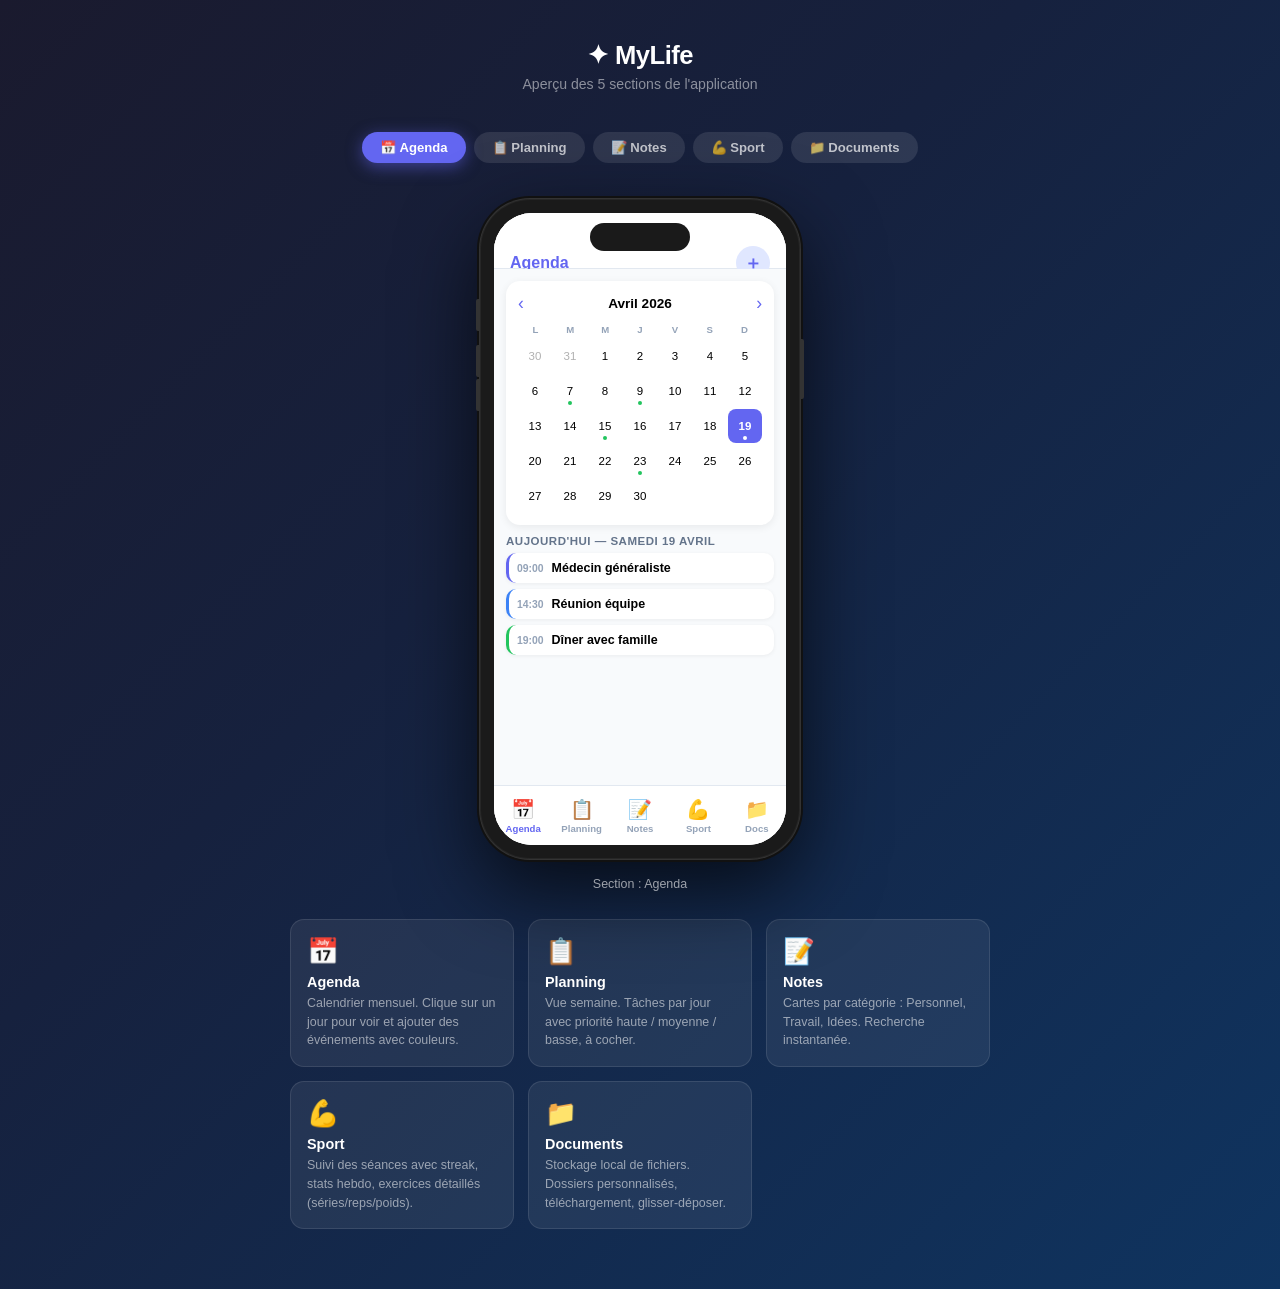
<file: preview.html>
<!DOCTYPE html>
<html lang="fr">
<head>
  <meta charset="UTF-8">
  <meta name="viewport" content="width=device-width, initial-scale=1.0">
  <title>MyLife — Aperçu iPhone</title>
  <style>
    * { box-sizing: border-box; margin: 0; padding: 0; }
    body {
      min-height: 100vh;
      background: linear-gradient(135deg, #1a1a2e 0%, #16213e 40%, #0f3460 100%);
      display: flex;
      flex-direction: column;
      align-items: center;
      justify-content: flex-start;
      padding: 40px 20px 60px;
      font-family: -apple-system, BlinkMacSystemFont, 'Segoe UI', sans-serif;
    }

    h1 {
      color: white;
      font-size: 1.6rem;
      font-weight: 800;
      margin-bottom: 6px;
      letter-spacing: -0.5px;
    }
    .subtitle {
      color: rgba(255,255,255,0.5);
      font-size: 0.88rem;
      margin-bottom: 40px;
    }

    /* ---- TABS ---- */
    .tabs {
      display: flex;
      gap: 8px;
      margin-bottom: 36px;
      flex-wrap: wrap;
      justify-content: center;
    }
    .tab {
      padding: 8px 18px;
      border-radius: 20px;
      border: none;
      font-size: 0.82rem;
      font-weight: 600;
      cursor: pointer;
      background: rgba(255,255,255,0.1);
      color: rgba(255,255,255,0.7);
      transition: all .2s;
    }
    .tab.active {
      background: #6366f1;
      color: white;
      box-shadow: 0 4px 16px rgba(99,102,241,0.5);
    }

    /* ---- iPHONE FRAME ---- */
    .phone-wrap {
      position: relative;
      display: flex;
      align-items: center;
      justify-content: center;
    }
    .iphone {
      width: 320px;
      height: 660px;
      background: #1a1a1a;
      border-radius: 50px;
      padding: 14px;
      box-shadow:
        0 0 0 1px #333,
        0 0 0 3px #111,
        0 30px 80px rgba(0,0,0,0.7),
        inset 0 0 0 1px rgba(255,255,255,0.05);
      position: relative;
    }

    /* Side buttons */
    .iphone::before {
      content: '';
      position: absolute;
      left: -4px;
      top: 100px;
      width: 4px;
      height: 32px;
      background: #333;
      border-radius: 2px 0 0 2px;
      box-shadow: 0 46px 0 #333, 0 80px 0 #333;
    }
    .iphone::after {
      content: '';
      position: absolute;
      right: -4px;
      top: 140px;
      width: 4px;
      height: 60px;
      background: #333;
      border-radius: 0 2px 2px 0;
    }

    .iphone-screen {
      width: 100%;
      height: 100%;
      background: white;
      border-radius: 38px;
      overflow: hidden;
      position: relative;
    }

    /* Dynamic island */
    .dynamic-island {
      position: absolute;
      top: 10px;
      left: 50%;
      transform: translateX(-50%);
      width: 100px;
      height: 28px;
      background: #1a1a1a;
      border-radius: 20px;
      z-index: 100;
    }

    /* Screen content — rendered HTML */
    .screen-content {
      width: 100%;
      height: 100%;
      border: none;
      display: block;
    }

    /* ---- STATIC SCREENS ---- */
    .mock-screen {
      width: 100%;
      height: 100%;
      background: #f8fafc;
      position: relative;
      overflow: hidden;
      font-family: -apple-system, BlinkMacSystemFont, 'Segoe UI', sans-serif;
    }

    /* Header */
    .m-header {
      height: 56px;
      background: white;
      border-bottom: 1px solid #e2e8f0;
      display: flex;
      align-items: center;
      justify-content: space-between;
      padding: 0 16px;
      padding-top: 36px;
    }
    .m-header-title { font-size: 1rem; font-weight: 800; color: #6366f1; }
    .m-header-btn {
      width: 34px; height: 34px;
      background: #e0e7ff;
      border-radius: 50%;
      display: flex; align-items: center; justify-content: center;
      font-size: 1.1rem;
      color: #6366f1;
      font-weight: 700;
    }

    /* Content area */
    .m-content {
      position: absolute;
      top: 56px;
      bottom: 60px;
      left: 0; right: 0;
      overflow: hidden;
      padding: 12px;
      background: #f8fafc;
    }

    /* Bottom nav */
    .m-nav {
      position: absolute;
      bottom: 0; left: 0; right: 0;
      height: 60px;
      background: white;
      border-top: 1px solid #e2e8f0;
      display: flex;
    }
    .m-nav-item {
      flex: 1;
      display: flex; flex-direction: column; align-items: center; justify-content: center;
      gap: 2px;
      font-size: 0.6rem;
      font-weight: 600;
      color: #94a3b8;
    }
    .m-nav-item.active { color: #6366f1; }
    .m-nav-item .ni { font-size: 1.2rem; }

    /* CARDS */
    .m-card {
      background: white;
      border-radius: 14px;
      padding: 12px;
      margin-bottom: 10px;
      box-shadow: 0 2px 8px rgba(0,0,0,0.07);
    }

    /* ========= AGENDA SCREEN ========= */
    .cal { }
    .cal-head { display: flex; justify-content: space-between; align-items: center; margin-bottom: 10px; }
    .cal-head span { font-size: 0.85rem; font-weight: 700; }
    .cal-head button { background: none; border: none; color: #6366f1; font-size: 1.1rem; cursor: pointer; }
    .cal-days-hdr { display: grid; grid-template-columns: repeat(7,1fr); margin-bottom: 4px; }
    .cal-days-hdr span { text-align: center; font-size: 0.6rem; font-weight: 700; color: #94a3b8; }
    .cal-grid { display: grid; grid-template-columns: repeat(7,1fr); gap: 1px; }
    .cd {
      aspect-ratio: 1;
      display: flex; flex-direction: column; align-items: center; justify-content: center;
      font-size: 0.72rem;
      border-radius: 8px;
      cursor: pointer;
      position: relative;
    }
    .cd.today { background: #6366f1; color: white; font-weight: 700; }
    .cd.has-ev::after { content: ''; position: absolute; bottom: 3px; width: 4px; height: 4px; border-radius: 50%; background: #22c55e; }
    .cd.today.has-ev::after { background: white; }
    .cd.dim { opacity: .3; }
    .ev-list { margin-top: 10px; }
    .ev-day-title { font-size: 0.72rem; font-weight: 700; color: #64748b; margin-bottom: 6px; text-transform: uppercase; letter-spacing: .5px; }
    .ev-item { display: flex; align-items: center; gap: 8px; padding: 8px; background: white; border-radius: 10px; margin-bottom: 6px; box-shadow: 0 1px 4px rgba(0,0,0,.06); border-left: 3px solid #6366f1; }
    .ev-item.blue { border-left-color: #3b82f6; }
    .ev-item.green { border-left-color: #22c55e; }
    .ev-item.orange { border-left-color: #f59e0b; }
    .ev-time { font-size: 0.65rem; font-weight: 700; color: #94a3b8; }
    .ev-title { font-size: 0.78rem; font-weight: 600; }

    /* ========= PLANNING SCREEN ========= */
    .day-block { background: white; border-radius: 12px; margin-bottom: 8px; overflow: hidden; box-shadow: 0 1px 4px rgba(0,0,0,.07); }
    .day-block-hdr { display: flex; justify-content: space-between; align-items: center; padding: 10px 12px; }
    .day-block-hdr.today-hdr { background: #6366f1; color: white; }
    .day-block-title { font-size: 0.82rem; font-weight: 700; }
    .day-block-count { font-size: 0.68rem; background: rgba(0,0,0,.12); padding: 2px 8px; border-radius: 10px; }
    .task-line { display: flex; align-items: center; gap: 8px; padding: 8px 12px; border-top: 1px solid #f1f5f9; }
    .task-cb { width: 18px; height: 18px; border-radius: 5px; border: 2px solid #e2e8f0; flex-shrink: 0; display: flex; align-items: center; justify-content: center; font-size: .65rem; }
    .task-cb.done { background: #22c55e; border-color: #22c55e; color: white; }
    .task-label { font-size: 0.78rem; flex: 1; }
    .task-label.strike { text-decoration: line-through; opacity: .5; }
    .prio-dot { width: 7px; height: 7px; border-radius: 50%; flex-shrink: 0; }

    /* ========= NOTES SCREEN ========= */
    .notes-grid { display: grid; grid-template-columns: 1fr 1fr; gap: 8px; }
    .nc { background: white; border-radius: 12px; padding: 10px; box-shadow: 0 1px 4px rgba(0,0,0,.07); border-top: 3px solid #6366f1; min-height: 90px; }
    .nc.work { border-top-color: #3b82f6; }
    .nc.ideas { border-top-color: #f59e0b; }
    .nc.other { border-top-color: #94a3b8; }
    .nc-title { font-size: 0.78rem; font-weight: 700; margin-bottom: 4px; }
    .nc-body { font-size: 0.68rem; color: #64748b; line-height: 1.4; }
    .nc-date { font-size: 0.6rem; color: #94a3b8; margin-top: 6px; }
    .search-mock { display: flex; align-items: center; background: white; border-radius: 10px; padding: 7px 10px; margin-bottom: 10px; font-size: 0.75rem; color: #94a3b8; gap: 6px; box-shadow: 0 1px 4px rgba(0,0,0,.07); }

    /* ========= SPORT SCREEN ========= */
    .stats-row { display: grid; grid-template-columns: repeat(3,1fr); gap: 8px; margin-bottom: 10px; }
    .stat { background: white; border-radius: 12px; padding: 10px 6px; text-align: center; box-shadow: 0 1px 4px rgba(0,0,0,.07); }
    .stat-val { font-size: 1.4rem; font-weight: 800; color: #6366f1; line-height: 1; }
    .stat-lbl { font-size: 0.6rem; color: #94a3b8; margin-top: 2px; font-weight: 600; }
    .sp-item { display: flex; align-items: center; gap: 10px; background: white; border-radius: 12px; padding: 10px; margin-bottom: 8px; box-shadow: 0 1px 4px rgba(0,0,0,.07); }
    .sp-ico { width: 40px; height: 40px; background: #e0e7ff; border-radius: 10px; display: flex; align-items: center; justify-content: center; font-size: 1.2rem; flex-shrink: 0; }
    .sp-type { font-size: 0.82rem; font-weight: 700; }
    .sp-meta { font-size: 0.68rem; color: #94a3b8; margin-top: 2px; }
    .sp-date { font-size: 0.65rem; font-weight: 600; color: #94a3b8; margin-left: auto; }

    /* ========= DOCS SCREEN ========= */
    .folders { display: flex; gap: 6px; margin-bottom: 10px; overflow: hidden; }
    .folder-chip { padding: 5px 12px; border-radius: 20px; font-size: 0.7rem; font-weight: 600; border: 1.5px solid #e2e8f0; background: white; color: #64748b; flex-shrink: 0; }
    .folder-chip.active { background: #6366f1; color: white; border-color: #6366f1; }
    .upload-box { border: 2px dashed #e2e8f0; border-radius: 12px; padding: 16px; text-align: center; margin-bottom: 10px; color: #94a3b8; font-size: 0.75rem; }
    .upload-box .ui { font-size: 1.8rem; margin-bottom: 4px; }
    .doc-row { display: flex; align-items: center; gap: 10px; background: white; border-radius: 12px; padding: 10px; margin-bottom: 8px; box-shadow: 0 1px 4px rgba(0,0,0,.07); }
    .doc-ico { font-size: 1.6rem; flex-shrink: 0; }
    .doc-name { font-size: 0.78rem; font-weight: 600; }
    .doc-size { font-size: 0.65rem; color: #94a3b8; margin-top: 2px; }
    .doc-dl { margin-left: auto; font-size: 1rem; color: #6366f1; }

    /* ---- LABEL ---- */
    .screen-label {
      position: absolute;
      bottom: -32px;
      left: 50%;
      transform: translateX(-50%);
      color: rgba(255,255,255,0.6);
      font-size: 0.78rem;
      white-space: nowrap;
    }

    /* ---- FEATURES LIST ---- */
    .features {
      display: grid;
      grid-template-columns: repeat(auto-fit, minmax(200px, 1fr));
      gap: 14px;
      max-width: 700px;
      margin-top: 60px;
    }
    .feat {
      background: rgba(255,255,255,0.07);
      border: 1px solid rgba(255,255,255,0.1);
      border-radius: 14px;
      padding: 16px;
      color: white;
    }
    .feat-icon { font-size: 1.6rem; margin-bottom: 8px; }
    .feat-title { font-size: 0.9rem; font-weight: 700; margin-bottom: 4px; }
    .feat-desc { font-size: 0.78rem; color: rgba(255,255,255,0.55); line-height: 1.5; }
  </style>
</head>
<body>

  <h1>✦ MyLife</h1>
  <p class="subtitle">Aperçu des 5 sections de l'application</p>

  <!-- TABS -->
  <div class="tabs">
    <button class="tab active" onclick="show('agenda',this)">📅 Agenda</button>
    <button class="tab" onclick="show('planning',this)">📋 Planning</button>
    <button class="tab" onclick="show('notes',this)">📝 Notes</button>
    <button class="tab" onclick="show('sport',this)">💪 Sport</button>
    <button class="tab" onclick="show('docs',this)">📁 Documents</button>
  </div>

  <!-- iPHONE -->
  <div class="phone-wrap">
    <div class="iphone">
      <div class="iphone-screen">
        <div class="dynamic-island"></div>

        <!-- ===== AGENDA ===== -->
        <div class="mock-screen" id="s-agenda">
          <div class="m-header" style="padding-top:44px">
            <span class="m-header-title">Agenda</span>
            <div class="m-header-btn">＋</div>
          </div>
          <div class="m-content">
            <div class="m-card cal">
              <div class="cal-head">
                <button>‹</button>
                <span>Avril 2026</span>
                <button>›</button>
              </div>
              <div class="cal-days-hdr">
                <span>L</span><span>M</span><span>M</span><span>J</span><span>V</span><span>S</span><span>D</span>
              </div>
              <div class="cal-grid">
                <div class="cd dim">30</div>
                <div class="cd dim">31</div>
                <div class="cd">1</div>
                <div class="cd">2</div>
                <div class="cd">3</div>
                <div class="cd">4</div>
                <div class="cd">5</div>
                <div class="cd">6</div>
                <div class="cd has-ev">7</div>
                <div class="cd">8</div>
                <div class="cd has-ev">9</div>
                <div class="cd">10</div>
                <div class="cd">11</div>
                <div class="cd">12</div>
                <div class="cd">13</div>
                <div class="cd">14</div>
                <div class="cd has-ev">15</div>
                <div class="cd">16</div>
                <div class="cd">17</div>
                <div class="cd">18</div>
                <div class="cd today has-ev">19</div>
                <div class="cd">20</div>
                <div class="cd">21</div>
                <div class="cd">22</div>
                <div class="cd has-ev">23</div>
                <div class="cd">24</div>
                <div class="cd">25</div>
                <div class="cd">26</div>
                <div class="cd">27</div>
                <div class="cd">28</div>
                <div class="cd">29</div>
                <div class="cd">30</div>
              </div>
            </div>
            <div class="ev-list">
              <div class="ev-day-title">Aujourd'hui — Samedi 19 Avril</div>
              <div class="ev-item">
                <div class="ev-time">09:00</div>
                <div><div class="ev-title">Médecin généraliste</div></div>
              </div>
              <div class="ev-item blue">
                <div class="ev-time">14:30</div>
                <div><div class="ev-title">Réunion équipe</div></div>
              </div>
              <div class="ev-item green">
                <div class="ev-time">19:00</div>
                <div><div class="ev-title">Dîner avec famille</div></div>
              </div>
            </div>
          </div>
          <div class="m-nav">
            <div class="m-nav-item active"><span class="ni">📅</span>Agenda</div>
            <div class="m-nav-item"><span class="ni">📋</span>Planning</div>
            <div class="m-nav-item"><span class="ni">📝</span>Notes</div>
            <div class="m-nav-item"><span class="ni">💪</span>Sport</div>
            <div class="m-nav-item"><span class="ni">📁</span>Docs</div>
          </div>
        </div>

        <!-- ===== PLANNING ===== -->
        <div class="mock-screen" id="s-planning" style="display:none">
          <div class="m-header" style="padding-top:44px">
            <span class="m-header-title">Planning</span>
            <div class="m-header-btn">＋</div>
          </div>
          <div class="m-content">
            <div class="day-block">
              <div class="day-block-hdr today-hdr">
                <span class="day-block-title">Samedi 19 Avril</span>
                <span class="day-block-count">2/3</span>
              </div>
              <div class="task-line">
                <div class="task-cb done">✓</div>
                <span class="task-label strike">Faire les courses</span>
                <span class="prio-dot" style="background:#22c55e"></span>
              </div>
              <div class="task-line">
                <div class="task-cb done">✓</div>
                <span class="task-label strike">Appeler la banque</span>
                <span class="prio-dot" style="background:#f59e0b"></span>
              </div>
              <div class="task-line">
                <div class="task-cb"></div>
                <span class="task-label">Préparer présentation</span>
                <span class="prio-dot" style="background:#ef4444"></span>
              </div>
            </div>
            <div class="day-block">
              <div class="day-block-hdr">
                <span class="day-block-title">Dimanche 20 Avril</span>
                <span class="day-block-count" style="background:rgba(0,0,0,.07)">0/2</span>
              </div>
              <div class="task-line">
                <div class="task-cb"></div>
                <span class="task-label">Sport — salle</span>
                <span class="prio-dot" style="background:#22c55e"></span>
              </div>
              <div class="task-line">
                <div class="task-cb"></div>
                <span class="task-label">Lire 30 min</span>
                <span class="prio-dot" style="background:#22c55e"></span>
              </div>
            </div>
            <div class="day-block">
              <div class="day-block-hdr">
                <span class="day-block-title">Lundi 21 Avril</span>
                <span class="day-block-count" style="background:rgba(0,0,0,.07)">0/1</span>
              </div>
              <div class="task-line">
                <div class="task-cb"></div>
                <span class="task-label">Réunion projet Alpha</span>
                <span class="prio-dot" style="background:#ef4444"></span>
              </div>
            </div>
          </div>
          <div class="m-nav">
            <div class="m-nav-item"><span class="ni">📅</span>Agenda</div>
            <div class="m-nav-item active"><span class="ni">📋</span>Planning</div>
            <div class="m-nav-item"><span class="ni">📝</span>Notes</div>
            <div class="m-nav-item"><span class="ni">💪</span>Sport</div>
            <div class="m-nav-item"><span class="ni">📁</span>Docs</div>
          </div>
        </div>

        <!-- ===== NOTES ===== -->
        <div class="mock-screen" id="s-notes" style="display:none">
          <div class="m-header" style="padding-top:44px">
            <span class="m-header-title">Notes</span>
            <div class="m-header-btn">＋</div>
          </div>
          <div class="m-content">
            <div class="search-mock">🔍 Rechercher...</div>
            <div style="display:flex;gap:6px;margin-bottom:10px;overflow:hidden">
              <div style="padding:4px 12px;border-radius:20px;background:#6366f1;color:white;font-size:.65rem;font-weight:700;flex-shrink:0">Toutes</div>
              <div style="padding:4px 12px;border-radius:20px;background:#ede9fe;color:#7c3aed;font-size:.65rem;font-weight:700;flex-shrink:0">Personnel</div>
              <div style="padding:4px 12px;border-radius:20px;background:#dbeafe;color:#2563eb;font-size:.65rem;font-weight:700;flex-shrink:0">Travail</div>
              <div style="padding:4px 12px;border-radius:20px;background:#fef3c7;color:#d97706;font-size:.65rem;font-weight:700;flex-shrink:0">Idées</div>
            </div>
            <div class="notes-grid">
              <div class="nc">
                <div class="nc-title">Recette risotto</div>
                <div class="nc-body">Faire revenir l'oignon dans du beurre, ajouter le riz arborio...</div>
                <div class="nc-date">15 avr.</div>
              </div>
              <div class="nc work">
                <div class="nc-title">Réunion notes</div>
                <div class="nc-body">Points à aborder: budget Q2, roadmap produit, recrutement...</div>
                <div class="nc-date">18 avr.</div>
              </div>
              <div class="nc ideas">
                <div class="nc-title">Idée app</div>
                <div class="nc-body">Créer un tracker d'habitudes avec gamification et streak...</div>
                <div class="nc-date">19 avr.</div>
              </div>
              <div class="nc">
                <div class="nc-title">Liste cadeaux</div>
                <div class="nc-body">Papa: livre photo, Maman: cours de cuisine...</div>
                <div class="nc-date">12 avr.</div>
              </div>
            </div>
          </div>
          <div class="m-nav">
            <div class="m-nav-item"><span class="ni">📅</span>Agenda</div>
            <div class="m-nav-item"><span class="ni">📋</span>Planning</div>
            <div class="m-nav-item active"><span class="ni">📝</span>Notes</div>
            <div class="m-nav-item"><span class="ni">💪</span>Sport</div>
            <div class="m-nav-item"><span class="ni">📁</span>Docs</div>
          </div>
        </div>

        <!-- ===== SPORT ===== -->
        <div class="mock-screen" id="s-sport" style="display:none">
          <div class="m-header" style="padding-top:44px">
            <span class="m-header-title">Sport</span>
            <div class="m-header-btn">＋</div>
          </div>
          <div class="m-content">
            <div class="stats-row">
              <div class="stat"><div class="stat-val">5</div><div class="stat-lbl">🔥 Série</div></div>
              <div class="stat"><div class="stat-val">3</div><div class="stat-lbl">📅 Semaine</div></div>
              <div class="stat"><div class="stat-val">24</div><div class="stat-lbl">🏆 Total</div></div>
            </div>
            <div class="sp-item">
              <div class="sp-ico">🏋️</div>
              <div>
                <div class="sp-type">Salle de sport</div>
                <div class="sp-meta">⏱ 65 min · 🔥 420 kcal</div>
                <div class="sp-meta" style="font-style:italic;margin-top:2px">"Jambes + cardio, super séance"</div>
              </div>
              <div class="sp-date">Aujourd'hui</div>
            </div>
            <div class="sp-item">
              <div class="sp-ico">🏃</div>
              <div>
                <div class="sp-type">Course à pied</div>
                <div class="sp-meta">⏱ 45 min · 📍 8.2 km · 🔥 380 kcal</div>
              </div>
              <div class="sp-date">17 avr.</div>
            </div>
            <div class="sp-item">
              <div class="sp-ico">🚴</div>
              <div>
                <div class="sp-type">Vélo</div>
                <div class="sp-meta">⏱ 90 min · 📍 32 km</div>
              </div>
              <div class="sp-date">16 avr.</div>
            </div>
            <div class="sp-item">
              <div class="sp-ico">🏋️</div>
              <div>
                <div class="sp-type">Salle de sport</div>
                <div class="sp-meta">⏱ 55 min · 🔥 350 kcal</div>
              </div>
              <div class="sp-date">15 avr.</div>
            </div>
          </div>
          <div class="m-nav">
            <div class="m-nav-item"><span class="ni">📅</span>Agenda</div>
            <div class="m-nav-item"><span class="ni">📋</span>Planning</div>
            <div class="m-nav-item"><span class="ni">📝</span>Notes</div>
            <div class="m-nav-item active"><span class="ni">💪</span>Sport</div>
            <div class="m-nav-item"><span class="ni">📁</span>Docs</div>
          </div>
        </div>

        <!-- ===== DOCUMENTS ===== -->
        <div class="mock-screen" id="s-docs" style="display:none">
          <div class="m-header" style="padding-top:44px">
            <span class="m-header-title">Documents</span>
            <div class="m-header-btn">＋</div>
          </div>
          <div class="m-content">
            <div class="folders">
              <div class="folder-chip active">📁 Tous</div>
              <div class="folder-chip">📂 Travail</div>
              <div class="folder-chip">📂 Santé</div>
              <div class="folder-chip">📂 Photos</div>
            </div>
            <div class="upload-box">
              <div class="ui">☁️</div>
              <div>Cliquer ou déposer un fichier</div>
            </div>
            <div class="doc-row">
              <div class="doc-ico">📕</div>
              <div>
                <div class="doc-name">Contrat_travail.pdf</div>
                <div class="doc-size">2.4 Mo · 12 jan. · 📂 Travail</div>
              </div>
              <div class="doc-dl">⬇️</div>
            </div>
            <div class="doc-row">
              <div class="doc-ico">🖼️</div>
              <div>
                <div class="doc-name">Ordonnance_avril.jpg</div>
                <div class="doc-size">540 Ko · 5 avr. · 📂 Santé</div>
              </div>
              <div class="doc-dl">⬇️</div>
            </div>
            <div class="doc-row">
              <div class="doc-ico">📘</div>
              <div>
                <div class="doc-name">Budget_2026.xlsx</div>
                <div class="doc-size">128 Ko · 1 avr. · 📂 Travail</div>
              </div>
              <div class="doc-dl">⬇️</div>
            </div>
            <div class="doc-row">
              <div class="doc-ico">🖼️</div>
              <div>
                <div class="doc-name">Vacances_été.png</div>
                <div class="doc-size">3.1 Mo · 19 avr. · 📂 Photos</div>
              </div>
              <div class="doc-dl">⬇️</div>
            </div>
          </div>
          <div class="m-nav">
            <div class="m-nav-item"><span class="ni">📅</span>Agenda</div>
            <div class="m-nav-item"><span class="ni">📋</span>Planning</div>
            <div class="m-nav-item"><span class="ni">📝</span>Notes</div>
            <div class="m-nav-item"><span class="ni">💪</span>Sport</div>
            <div class="m-nav-item active"><span class="ni">📁</span>Docs</div>
          </div>
        </div>

      </div><!-- /iphone-screen -->
    </div><!-- /iphone -->
    <div class="screen-label" id="screen-label">Section : Agenda</div>
  </div><!-- /phone-wrap -->

  <!-- FEATURES -->
  <div class="features">
    <div class="feat">
      <div class="feat-icon">📅</div>
      <div class="feat-title">Agenda</div>
      <div class="feat-desc">Calendrier mensuel. Clique sur un jour pour voir et ajouter des événements avec couleurs.</div>
    </div>
    <div class="feat">
      <div class="feat-icon">📋</div>
      <div class="feat-title">Planning</div>
      <div class="feat-desc">Vue semaine. Tâches par jour avec priorité haute / moyenne / basse, à cocher.</div>
    </div>
    <div class="feat">
      <div class="feat-icon">📝</div>
      <div class="feat-title">Notes</div>
      <div class="feat-desc">Cartes par catégorie : Personnel, Travail, Idées. Recherche instantanée.</div>
    </div>
    <div class="feat">
      <div class="feat-icon">💪</div>
      <div class="feat-title">Sport</div>
      <div class="feat-desc">Suivi des séances avec streak, stats hebdo, exercices détaillés (séries/reps/poids).</div>
    </div>
    <div class="feat">
      <div class="feat-icon">📁</div>
      <div class="feat-title">Documents</div>
      <div class="feat-desc">Stockage local de fichiers. Dossiers personnalisés, téléchargement, glisser-déposer.</div>
    </div>
  </div>

  <script>
    const labels = { agenda:'Agenda', planning:'Planning', notes:'Notes', sport:'Sport', docs:'Documents' };
    function show(id, btn) {
      document.querySelectorAll('.mock-screen').forEach(s => s.style.display = 'none');
      document.getElementById('s-' + id).style.display = 'block';
      document.querySelectorAll('.tab').forEach(t => t.classList.remove('active'));
      btn.classList.add('active');
      document.getElementById('screen-label').textContent = 'Section : ' + labels[id];
    }
  </script>

</body>
</html>
</file>
